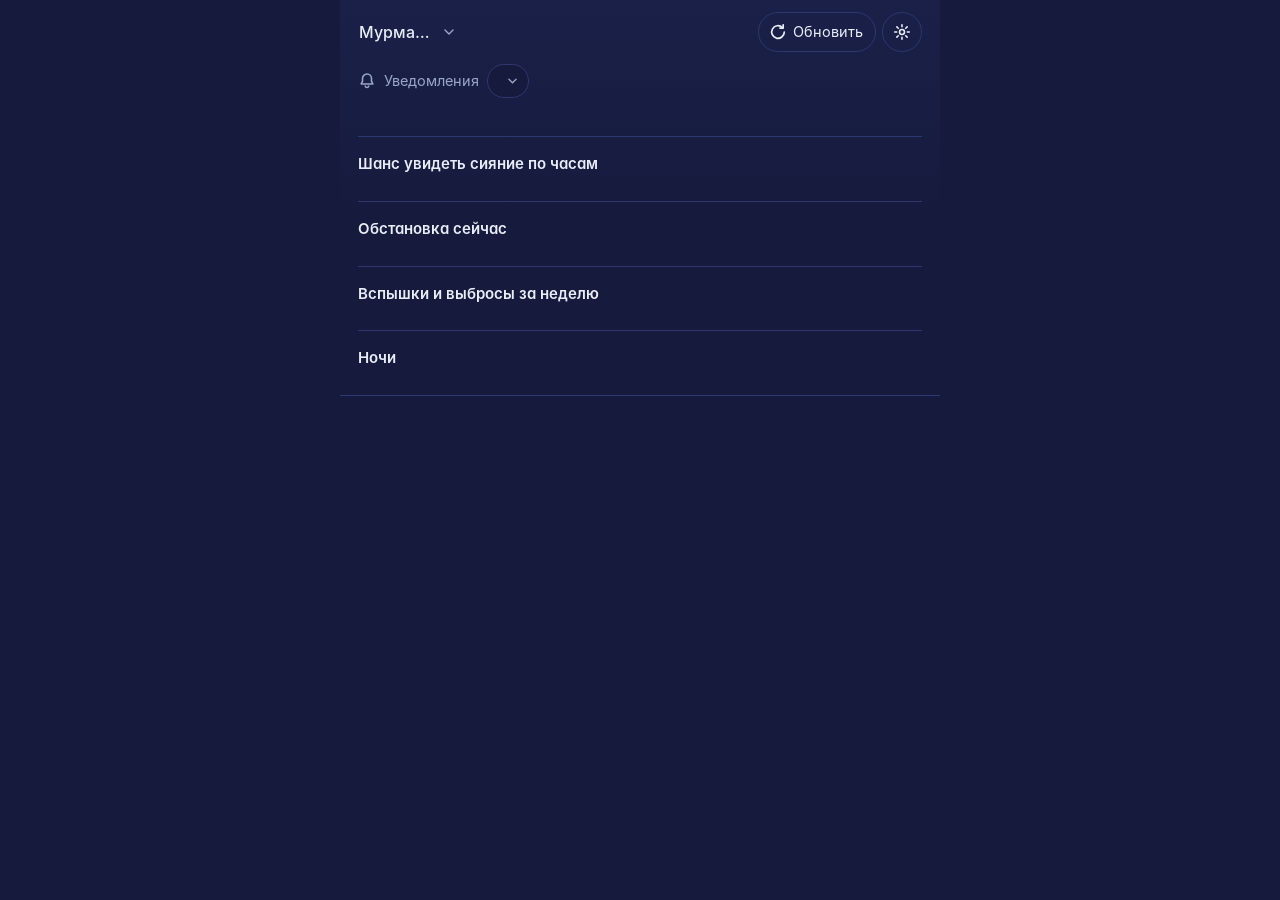
<file: app/src/main/assets/web/index.html>
<!doctype html>
<html lang="ru">
<head>
  <meta charset="utf-8">
  <meta name="viewport" content="width=device-width, initial-scale=1, viewport-fit=cover">
  <meta name="color-scheme" content="dark">
  <title>Сияние над Мурманском</title>
  <link rel="stylesheet" href="fonts/fonts.css">
  <link rel="stylesheet" href="app.css">
  <script src="shim.js"></script>
</head>
<body>
  <header class="top">
    <div class="place">
      <select id="place" class="place-select" aria-label="Место наблюдения" autocomplete="off"><option>Мурманск</option></select>
      <span id="updated" class="place-meta"></span>
    </div>
    <div class="top-actions">
      <button id="refresh" class="btn" type="button">
        <svg class="btn-icon" viewBox="0 0 16 16" aria-hidden="true"><path d="M13.6 8a5.6 5.6 0 1 1-1.64-3.96" fill="none" stroke="currentColor" stroke-width="1.5" stroke-linecap="round"/><path d="M12.6 1.6v2.9H9.7" fill="none" stroke="currentColor" stroke-width="1.5" stroke-linecap="round" stroke-linejoin="round"/></svg>
        <span class="btn-label">Обновить</span>
      </button>
      <button id="settings" class="icon-btn" type="button" title="Настройки" aria-label="Настройки">
        <svg viewBox="0 0 16 16" aria-hidden="true"><circle cx="8" cy="8" r="2.2" fill="none" stroke="currentColor" stroke-width="1.4"/><path d="M8 1.5v1.8M8 12.7v1.8M14.5 8h-1.8M3.3 8H1.5M12.6 3.4l-1.3 1.3M4.7 11.3l-1.3 1.3M12.6 12.6l-1.3-1.3M4.7 4.7 3.4 3.4" stroke="currentColor" stroke-width="1.4" stroke-linecap="round"/></svg>
      </button>
    </div>
  </header>

  <div id="mute" class="mute">
    <svg class="mute-icon mute-on" viewBox="0 0 16 16" aria-hidden="true"><path d="M8 1.8a4 4 0 0 0-4 4v2.6L2.8 10.6h10.4L12 8.4V5.8a4 4 0 0 0-4-4Z" fill="none" stroke="currentColor" stroke-width="1.4" stroke-linejoin="round"/><path d="M6.4 12.6a1.7 1.7 0 0 0 3.2 0" fill="none" stroke="currentColor" stroke-width="1.4" stroke-linecap="round"/></svg>
    <svg class="mute-icon mute-off" viewBox="0 0 16 16" aria-hidden="true"><path d="M8 1.8a4 4 0 0 0-4 4v2.6L2.8 10.6h10.4L12 8.4V5.8a4 4 0 0 0-4-4Z" fill="none" stroke="currentColor" stroke-width="1.4" stroke-linejoin="round"/><path d="M6.4 12.6a1.7 1.7 0 0 0 3.2 0" fill="none" stroke="currentColor" stroke-width="1.4" stroke-linecap="round"/><path d="M2.2 2.2l11.6 11.6" stroke="currentColor" stroke-width="1.4" stroke-linecap="round"/></svg>
    <label for="mute-select" class="mute-label">Уведомления</label>
    <select id="mute-select" class="mute-select" autocomplete="off"></select>
  </div>

  <div id="notice" class="notice" role="status" hidden></div>

  <main>
    <section id="hero" class="hero" aria-live="polite"></section>

    <section class="block" aria-labelledby="chart-title">
      <h2 id="chart-title" class="block-title">Шанс увидеть сияние по часам</h2>
      <div id="chart" class="chart"></div>
    </section>

    <section class="block" aria-labelledby="now-title">
      <h2 id="now-title" class="block-title">Обстановка сейчас</h2>
      <p id="now-status" class="now-status"></p>
      <dl id="readings" class="readings"></dl>
      <p id="ovation" class="note"></p>
    </section>

    <section class="block" aria-labelledby="events-title">
      <h2 id="events-title" class="block-title">Вспышки и выбросы за неделю</h2>
      <ol id="events" class="events"></ol>
    </section>

    <section class="block" aria-labelledby="nights-title">
      <h2 id="nights-title" class="block-title">Ночи</h2>
      <table id="nights" class="nights"></table>
    </section>
  </main>

  <footer id="footer" class="footer"></footer>

  <script type="module" src="app.js"></script>
</body>
</html>
</file>
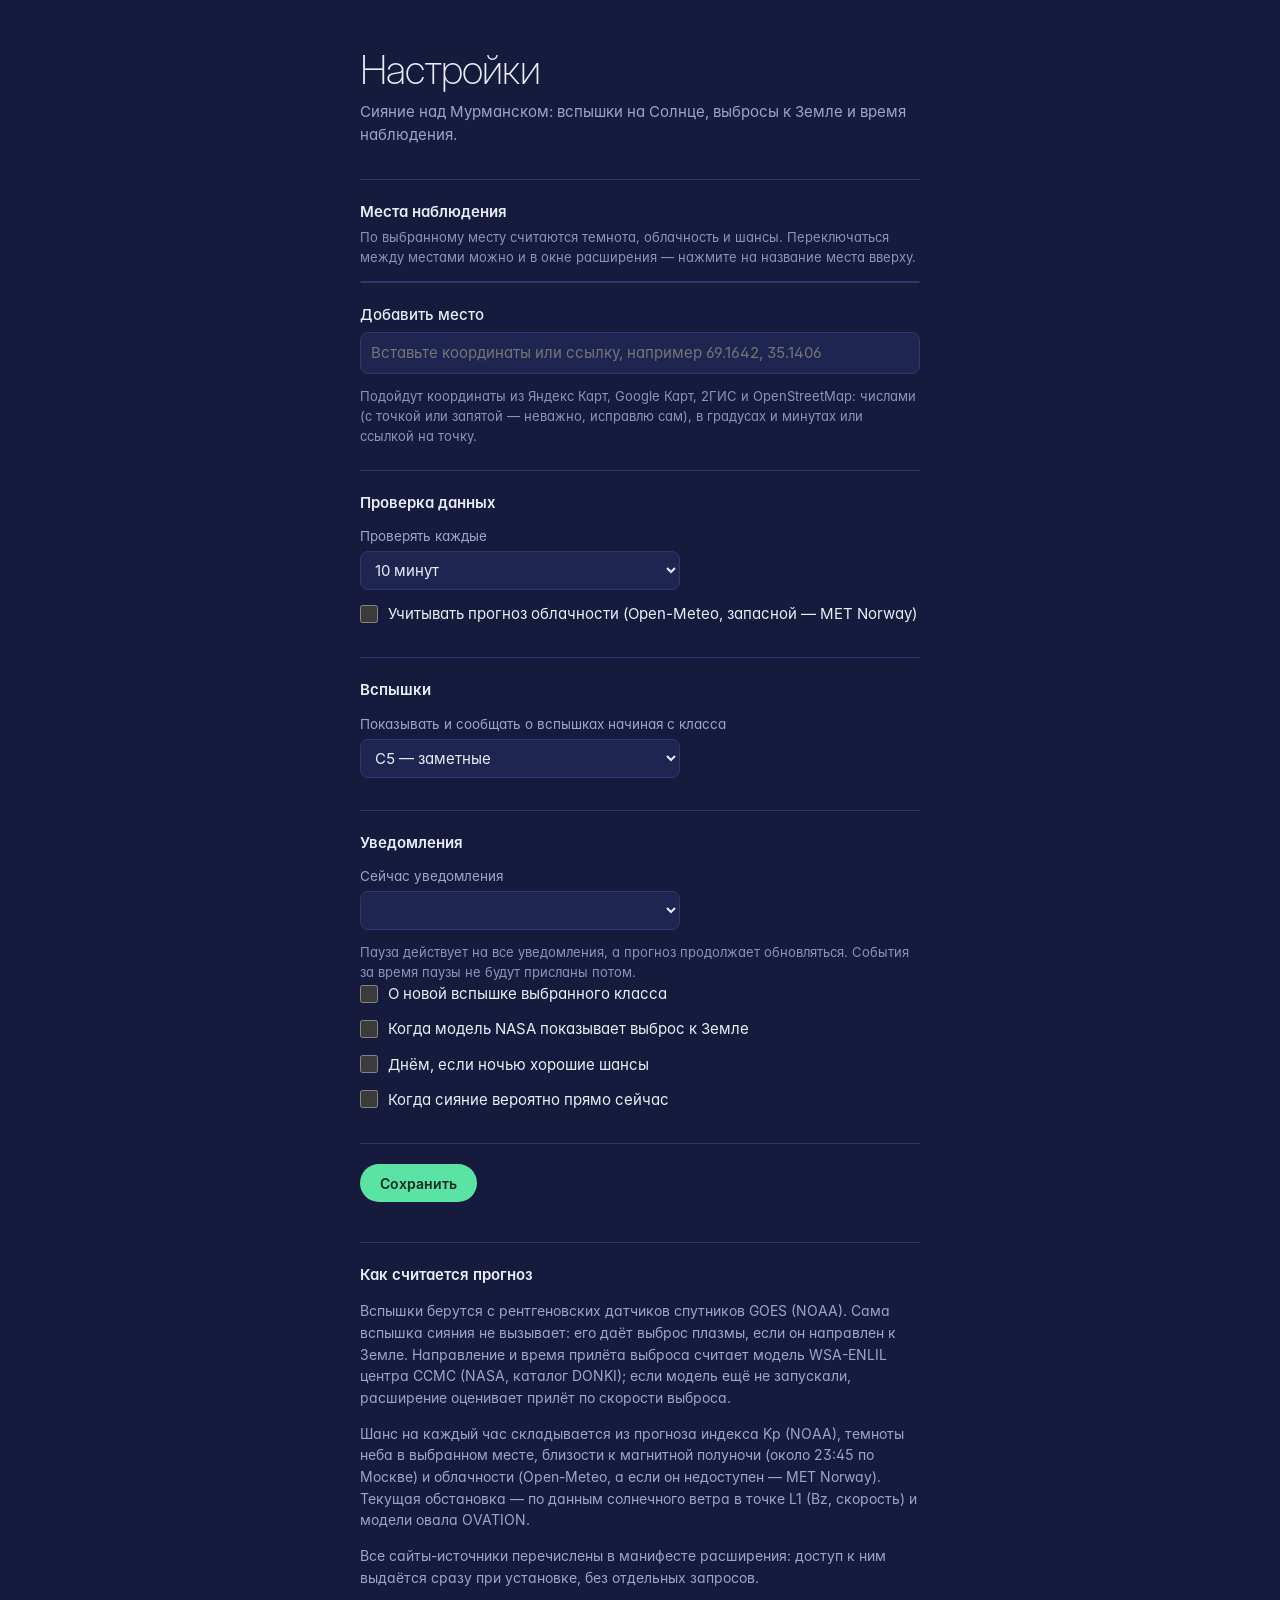
<file: extension/options.html>
<!doctype html>
<html lang="ru">
<head>
  <meta charset="utf-8">
  <meta name="viewport" content="width=device-width, initial-scale=1">
  <title>Настройки — Сияние над Мурманском</title>
  <link rel="stylesheet" href="fonts/fonts.css">
  <link rel="stylesheet" href="options.css">
</head>
<body>
  <main class="page">
    <h1>Настройки</h1>
    <p class="lead">Сияние над Мурманском: вспышки на Солнце, выбросы к Земле и время наблюдения.</p>

    <section id="places" class="places" aria-labelledby="places-title">
      <h2 id="places-title" class="section-title">Места наблюдения</h2>
      <p class="hint">По выбранному месту считаются темнота, облачность и шансы. Переключаться между местами можно и в окне расширения — нажмите на название места вверху.</p>
      <ul id="place-list" class="place-list"></ul>

      <div class="add-place">
        <label for="coords" class="add-label">Добавить место</label>
        <div class="coords-row">
          <input id="coords" type="text" autocomplete="off" spellcheck="false" placeholder="Вставьте координаты или ссылку, например 69.1642, 35.1406">
          <button id="coords-paste" class="btn btn-secondary btn-small" type="button" hidden>Вставить</button>
        </div>
        <p id="coords-result" class="coords-result" role="status" aria-live="polite"></p>
        <div id="name-step" class="name-step" hidden>
          <label for="place-name">Как назвать это место?</label>
          <div class="coords-row">
            <input id="place-name" type="text" maxlength="40" autocomplete="off" placeholder="Например, Териберка">
            <button id="place-save" class="btn btn-small" type="button">Сохранить место</button>
          </div>
          <button id="place-cancel" class="link cancel" type="button">Отмена</button>
        </div>
        <p class="hint">Подойдут координаты из Яндекс Карт, Google Карт, 2ГИС и OpenStreetMap: числами (с точкой или запятой — неважно, исправлю сам), в градусах и минутах или ссылкой на точку.</p>
      </div>
      <p id="places-status" class="saved places-status" role="status" aria-live="polite"></p>
    </section>

    <form id="form" novalidate>
      <fieldset>
        <legend>Проверка данных</legend>
        <label>Проверять каждые
          <select id="interval">
            <option value="10">10 минут</option>
            <option value="15">15 минут</option>
            <option value="30">30 минут</option>
            <option value="60">час</option>
            <option value="180">3 часа</option>
          </select>
        </label>
        <label class="check"><input id="clouds" type="checkbox"> Учитывать прогноз облачности (Open-Meteo, запасной — MET Norway)</label>
      </fieldset>

      <fieldset>
        <legend>Вспышки</legend>
        <label>Показывать и сообщать о вспышках начиная с класса
          <select id="flare-class">
            <option value="C5">C5 — заметные</option>
            <option value="M1">M1 — средние и сильные</option>
            <option value="M5">M5 — сильные</option>
            <option value="X1">X1 — только мощнейшие</option>
          </select>
        </label>
      </fieldset>

      <fieldset>
        <legend>Уведомления</legend>
        <label>Сейчас уведомления
          <select id="mute-select" autocomplete="off"></select>
        </label>
        <p id="mute-hint" class="hint mute-hint">Пауза действует на все уведомления, а прогноз продолжает обновляться. События за время паузы не будут присланы потом.</p>
        <label class="check"><input id="n-flares" type="checkbox"> О новой вспышке выбранного класса</label>
        <label class="check"><input id="n-arrivals" type="checkbox"> Когда модель NASA показывает выброс к Земле</label>
        <label class="check"><input id="n-night" type="checkbox"> Днём, если ночью хорошие шансы</label>
        <label class="check"><input id="n-now" type="checkbox"> Когда сияние вероятно прямо сейчас</label>
      </fieldset>

      <div class="actions">
        <button class="btn" type="submit">Сохранить</button>
        <span id="saved" class="saved" role="status" aria-live="polite"></span>
      </div>
    </form>

    <section class="about">
      <h2>Как считается прогноз</h2>
      <p>Вспышки берутся с рентгеновских датчиков спутников GOES (NOAA). Сама вспышка сияния не вызывает: его даёт выброс плазмы, если он направлен к Земле. Направление и время прилёта выброса считает модель WSA-ENLIL центра CCMC (NASA, каталог DONKI); если модель ещё не запускали, расширение оценивает прилёт по скорости выброса.</p>
      <p>Шанс на каждый час складывается из прогноза индекса Kp (NOAA), темноты неба в выбранном месте, близости к магнитной полуночи (около 23:45 по Москве) и облачности (Open-Meteo, а если он недоступен — MET Norway). Текущая обстановка — по данным солнечного ветра в точке L1 (Bz, скорость) и модели овала OVATION.</p>
      <p>Все сайты-источники перечислены в манифесте расширения: доступ к ним выдаётся сразу при установке, без отдельных запросов.</p>
    </section>
  </main>
  <script type="module" src="options.js"></script>
</body>
</html>
</file>
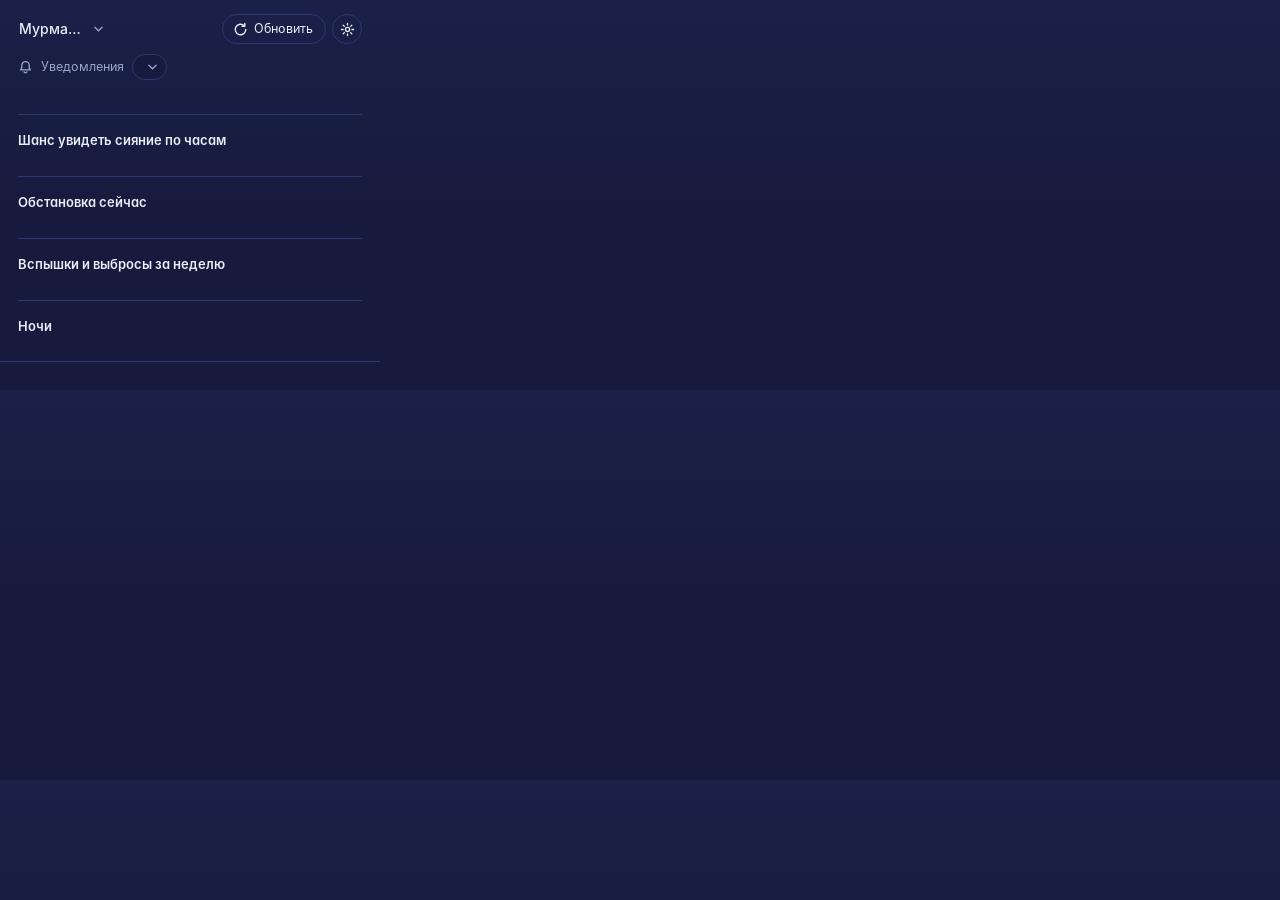
<file: extension/popup.html>
<!doctype html>
<html lang="ru">
<head>
  <meta charset="utf-8">
  <meta name="viewport" content="width=device-width, initial-scale=1">
  <title>Сияние над Мурманском</title>
  <link rel="stylesheet" href="fonts/fonts.css">
  <link rel="stylesheet" href="popup.css">
</head>
<body>
  <header class="top">
    <div class="place">
      <select id="place" class="place-select" aria-label="Место наблюдения" autocomplete="off"><option>Мурманск</option></select>
      <span id="updated" class="place-meta"></span>
    </div>
    <div class="top-actions">
      <button id="refresh" class="btn" type="button">
        <svg class="btn-icon" viewBox="0 0 16 16" aria-hidden="true"><path d="M13.6 8a5.6 5.6 0 1 1-1.64-3.96" fill="none" stroke="currentColor" stroke-width="1.5" stroke-linecap="round"/><path d="M12.6 1.6v2.9H9.7" fill="none" stroke="currentColor" stroke-width="1.5" stroke-linecap="round" stroke-linejoin="round"/></svg>
        <span class="btn-label">Обновить</span>
      </button>
      <button id="settings" class="icon-btn" type="button" title="Настройки" aria-label="Настройки">
        <svg viewBox="0 0 16 16" aria-hidden="true"><circle cx="8" cy="8" r="2.2" fill="none" stroke="currentColor" stroke-width="1.4"/><path d="M8 1.5v1.8M8 12.7v1.8M14.5 8h-1.8M3.3 8H1.5M12.6 3.4l-1.3 1.3M4.7 11.3l-1.3 1.3M12.6 12.6l-1.3-1.3M4.7 4.7 3.4 3.4" stroke="currentColor" stroke-width="1.4" stroke-linecap="round"/></svg>
      </button>
    </div>
  </header>

  <div id="mute" class="mute">
    <svg class="mute-icon mute-on" viewBox="0 0 16 16" aria-hidden="true"><path d="M8 1.8a4 4 0 0 0-4 4v2.6L2.8 10.6h10.4L12 8.4V5.8a4 4 0 0 0-4-4Z" fill="none" stroke="currentColor" stroke-width="1.4" stroke-linejoin="round"/><path d="M6.4 12.6a1.7 1.7 0 0 0 3.2 0" fill="none" stroke="currentColor" stroke-width="1.4" stroke-linecap="round"/></svg>
    <svg class="mute-icon mute-off" viewBox="0 0 16 16" aria-hidden="true"><path d="M8 1.8a4 4 0 0 0-4 4v2.6L2.8 10.6h10.4L12 8.4V5.8a4 4 0 0 0-4-4Z" fill="none" stroke="currentColor" stroke-width="1.4" stroke-linejoin="round"/><path d="M6.4 12.6a1.7 1.7 0 0 0 3.2 0" fill="none" stroke="currentColor" stroke-width="1.4" stroke-linecap="round"/><path d="M2.2 2.2l11.6 11.6" stroke="currentColor" stroke-width="1.4" stroke-linecap="round"/></svg>
    <label for="mute-select" class="mute-label">Уведомления</label>
    <select id="mute-select" class="mute-select" autocomplete="off"></select>
  </div>

  <main>
    <section id="hero" class="hero" aria-live="polite"></section>

    <section class="block" aria-labelledby="chart-title">
      <h2 id="chart-title" class="block-title">Шанс увидеть сияние по часам</h2>
      <div id="chart" class="chart"></div>
    </section>

    <section class="block" aria-labelledby="now-title">
      <h2 id="now-title" class="block-title">Обстановка сейчас</h2>
      <p id="now-status" class="now-status"></p>
      <dl id="readings" class="readings"></dl>
      <p id="ovation" class="note"></p>
    </section>

    <section class="block" aria-labelledby="events-title">
      <h2 id="events-title" class="block-title">Вспышки и выбросы за неделю</h2>
      <ol id="events" class="events"></ol>
    </section>

    <section class="block" aria-labelledby="nights-title">
      <h2 id="nights-title" class="block-title">Ночи</h2>
      <table id="nights" class="nights"></table>
    </section>
  </main>

  <footer id="footer" class="footer"></footer>

  <script type="module" src="popup.js"></script>
</body>
</html>
</file>
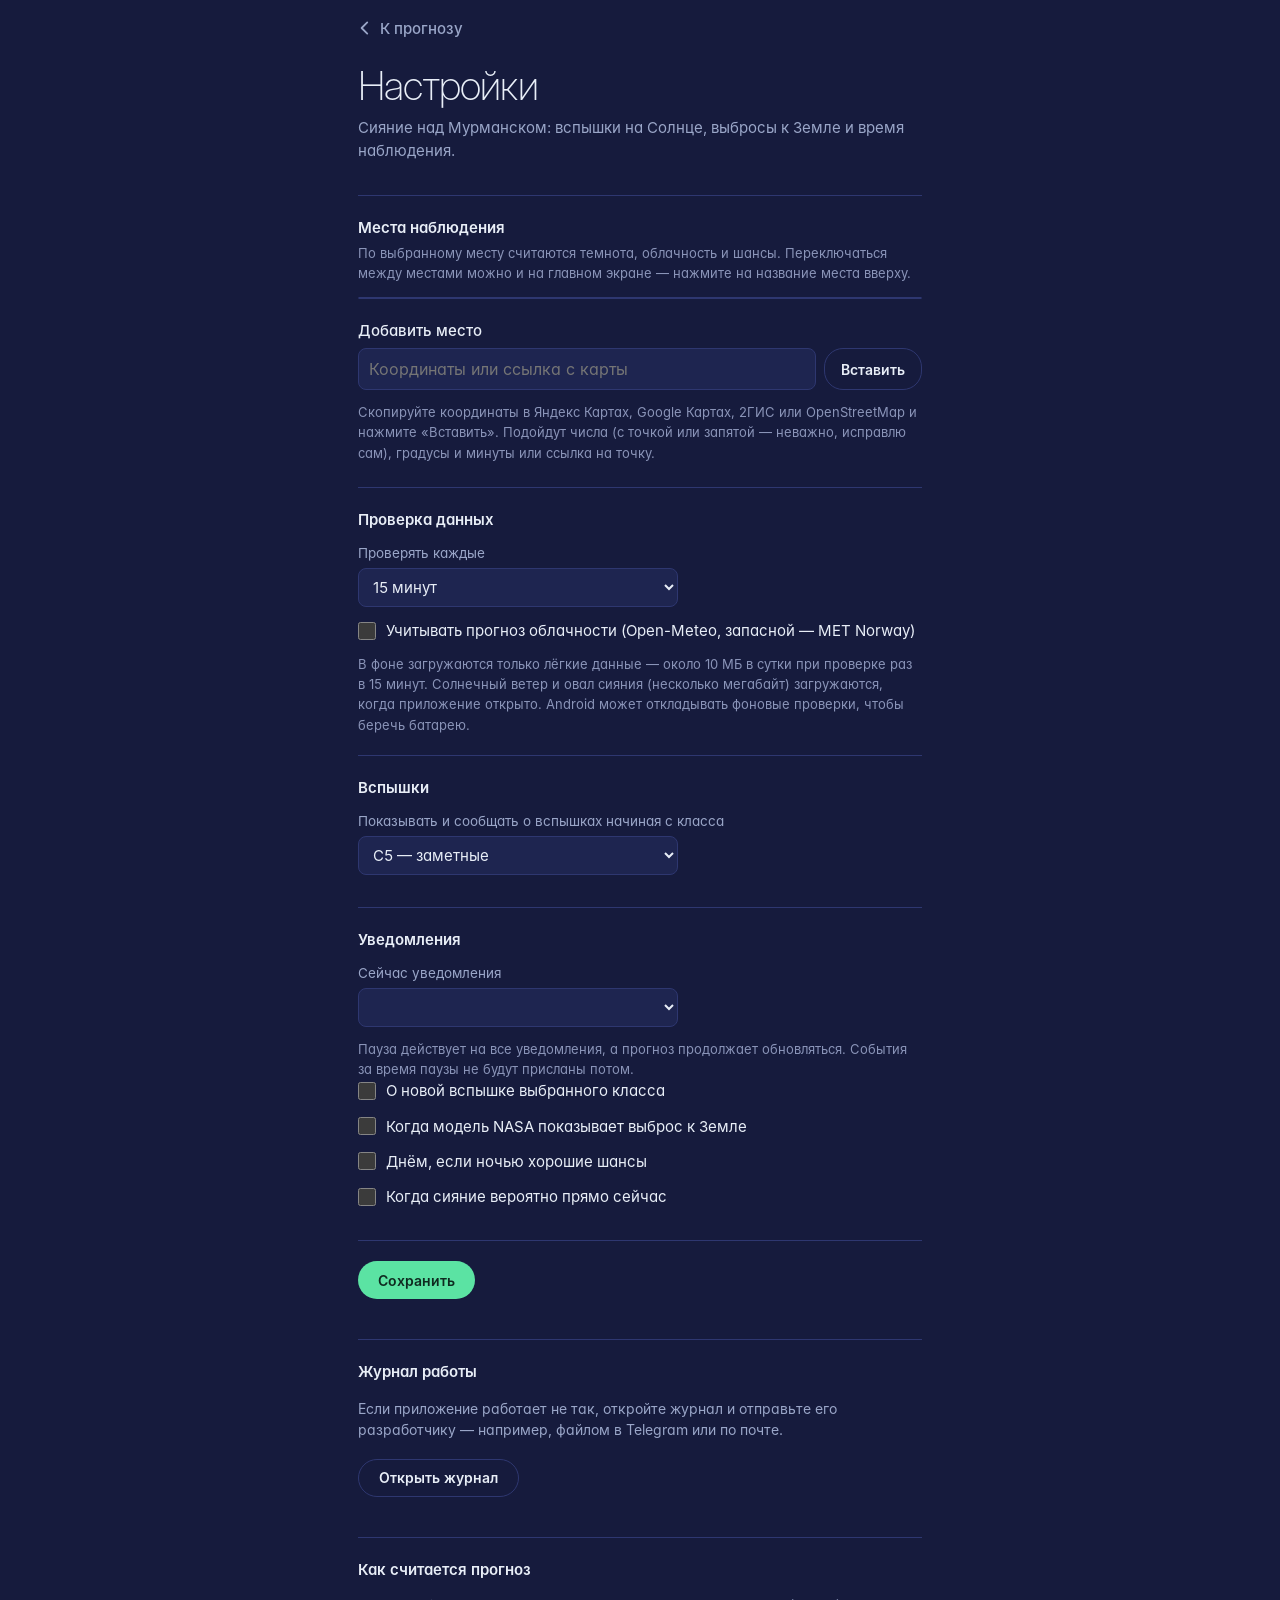
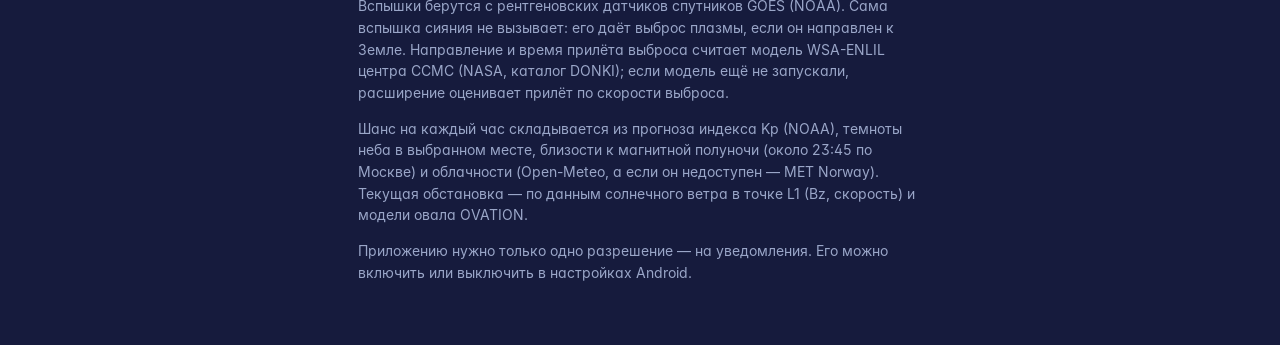
<file: app/src/main/assets/web/settings.html>
<!doctype html>
<html lang="ru">
<head>
  <meta charset="utf-8">
  <meta name="viewport" content="width=device-width, initial-scale=1">
  <meta name="color-scheme" content="dark">
  <title>Настройки</title>
  <link rel="stylesheet" href="fonts/fonts.css">
  <link rel="stylesheet" href="settings.css">
  <script src="shim.js"></script>
</head>
<body>
  <main class="page">
    <button id="back" class="back" type="button">
      <svg viewBox="0 0 16 16" aria-hidden="true"><path d="M10 3 5 8l5 5" fill="none" stroke="currentColor" stroke-width="1.6" stroke-linecap="round" stroke-linejoin="round"/></svg>
      К прогнозу
    </button>
    <h1>Настройки</h1>
    <p class="lead">Сияние над Мурманском: вспышки на Солнце, выбросы к Земле и время наблюдения.</p>

    <section id="places" class="places" aria-labelledby="places-title">
      <h2 id="places-title" class="section-title">Места наблюдения</h2>
      <p class="hint">По выбранному месту считаются темнота, облачность и шансы. Переключаться между местами можно и на главном экране — нажмите на название места вверху.</p>
      <ul id="place-list" class="place-list"></ul>

      <div class="add-place">
        <label for="coords" class="add-label">Добавить место</label>
        <div class="coords-row">
          <input id="coords" type="text" autocomplete="off" autocapitalize="off" spellcheck="false" placeholder="Координаты или ссылка с карты">
          <button id="coords-paste" class="btn btn-secondary btn-small" type="button">Вставить</button>
        </div>
        <p id="coords-result" class="coords-result" role="status" aria-live="polite"></p>
        <div id="name-step" class="name-step" hidden>
          <label for="place-name">Как назвать это место?</label>
          <input id="place-name" type="text" maxlength="40" autocomplete="off" enterkeyhint="done" placeholder="Например, Териберка">
          <div class="name-actions">
            <button id="place-save" class="btn" type="button">Сохранить место</button>
            <button id="place-cancel" class="link cancel" type="button">Отмена</button>
          </div>
        </div>
        <p class="hint">Скопируйте координаты в Яндекс Картах, Google Картах, 2ГИС или OpenStreetMap и нажмите «Вставить». Подойдут числа (с точкой или запятой — неважно, исправлю сам), градусы и минуты или ссылка на точку.</p>
      </div>
      <p id="places-status" class="saved places-status" role="status" aria-live="polite"></p>
    </section>

    <form id="form" novalidate>
      <fieldset>
        <legend>Проверка данных</legend>
        <label>Проверять каждые
          <select id="interval">
            <option value="15">15 минут</option>
            <option value="30">30 минут</option>
            <option value="60">час</option>
            <option value="180">3 часа</option>
          </select>
        </label>
        <label class="check"><input id="clouds" type="checkbox"> Учитывать прогноз облачности (Open-Meteo, запасной — MET Norway)</label>
        <p class="hint">В фоне загружаются только лёгкие данные — около 10 МБ в сутки при проверке раз в 15 минут. Солнечный ветер и овал сияния (несколько мегабайт) загружаются, когда приложение открыто. Android может откладывать фоновые проверки, чтобы беречь батарею.</p>
      </fieldset>

      <fieldset>
        <legend>Вспышки</legend>
        <label>Показывать и сообщать о вспышках начиная с класса
          <select id="flare-class">
            <option value="C5">C5 — заметные</option>
            <option value="M1">M1 — средние и сильные</option>
            <option value="M5">M5 — сильные</option>
            <option value="X1">X1 — только мощнейшие</option>
          </select>
        </label>
      </fieldset>

      <fieldset>
        <legend>Уведомления</legend>
        <label>Сейчас уведомления
          <select id="mute-select" autocomplete="off"></select>
        </label>
        <p id="mute-hint" class="hint mute-hint">Пауза действует на все уведомления, а прогноз продолжает обновляться. События за время паузы не будут присланы потом.</p>
        <label class="check"><input id="n-flares" type="checkbox"> О новой вспышке выбранного класса</label>
        <label class="check"><input id="n-arrivals" type="checkbox"> Когда модель NASA показывает выброс к Земле</label>
        <label class="check"><input id="n-night" type="checkbox"> Днём, если ночью хорошие шансы</label>
        <label class="check"><input id="n-now" type="checkbox"> Когда сияние вероятно прямо сейчас</label>
      </fieldset>

      <div class="actions">
        <button class="btn" type="submit">Сохранить</button>
        <span id="saved" class="saved" role="status" aria-live="polite"></span>
      </div>
    </form>

    <section class="about">
      <h2>Журнал работы</h2>
      <p>Если приложение работает не так, откройте журнал и отправьте его разработчику — например, файлом в Telegram или по почте.</p>
      <button id="open-logs" class="btn btn-secondary" type="button">Открыть журнал</button>
    </section>

    <section class="about">
      <h2>Как считается прогноз</h2>
      <p>Вспышки берутся с рентгеновских датчиков спутников GOES (NOAA). Сама вспышка сияния не вызывает: его даёт выброс плазмы, если он направлен к Земле. Направление и время прилёта выброса считает модель WSA-ENLIL центра CCMC (NASA, каталог DONKI); если модель ещё не запускали, расширение оценивает прилёт по скорости выброса.</p>
      <p>Шанс на каждый час складывается из прогноза индекса Kp (NOAA), темноты неба в выбранном месте, близости к магнитной полуночи (около 23:45 по Москве) и облачности (Open-Meteo, а если он недоступен — MET Norway). Текущая обстановка — по данным солнечного ветра в точке L1 (Bz, скорость) и модели овала OVATION.</p>
      <p>Приложению нужно только одно разрешение — на уведомления. Его можно включить или выключить в настройках Android.</p>
      <p id="version" class="hint"></p>
    </section>
  </main>
  <script type="module" src="settings.js"></script>
</body>
</html>
</file>
<file: app/src/main/assets/web/fonts/fonts.css>
@font-face {
  font-family: 'Inter';
  font-weight: 400;
  font-style: normal;
  font-display: swap;
  src: url('Inter-Regular.woff') format('woff');
}
@font-face {
  font-family: 'Inter';
  font-weight: 500;
  font-style: normal;
  font-display: swap;
  src: url('Inter-Medium.woff') format('woff');
}
@font-face {
  font-family: 'Inter';
  font-weight: 600;
  font-style: normal;
  font-display: swap;
  src: url('Inter-SemiBold.woff') format('woff');
}
@font-face {
  font-family: 'Inter Display';
  font-weight: 200;
  font-style: normal;
  font-display: swap;
  src: url('InterDisplay-ExtraLight.woff') format('woff');
}
@font-face {
  font-family: 'Inter Display';
  font-weight: 500;
  font-style: normal;
  font-display: swap;
  src: url('InterDisplay-Medium.woff') format('woff');
}
</file>
<file: app/src/main/assets/web/app.css>
:root {
  --night: #161b3d;
  --night-raised: #1e2550;
  --line: #2e3770;
  --frost: #e8eef7;
  --haze: #9aa6c8;
  --dim: #8a94b8;
  --aurora: #5be3a3;
  --violet: #b48cff;
  --sun: #f5b14c;
  --alert: #ff8a7a;
  --level-none: #6c7699;
  --level-low: #8a94b8;
  --level-medium: #7fa6ff;
  --level-good: #5be3a3;
  --level-high: #c6a6ff;

  --font: 'Inter', system-ui, -apple-system, 'Segoe UI', Roboto, sans-serif;
  --font-display: 'Inter Display', 'Inter', system-ui, sans-serif;

  color-scheme: dark;
}

* {
  box-sizing: border-box;
}

html,
body {
  margin: 0;
}

html {
  background: var(--night);
  -webkit-text-size-adjust: 100%;
}

body {
  max-width: 600px;
  min-height: 100vh;
  margin: 0 auto;
  -webkit-tap-highlight-color: transparent;
  overscroll-behavior-y: contain;
  background: linear-gradient(180deg, #1a2048 0, var(--night) 220px);
  background-color: var(--night);
  color: var(--frost);
  font: 400 15px/1.45 var(--font);
  font-feature-settings: 'cv11', 'ss01';
  -webkit-font-smoothing: antialiased;
}

button {
  font: inherit;
  color: inherit;
}

a {
  color: var(--frost);
  text-decoration-color: rgba(232, 238, 247, 0.35);
  text-underline-offset: 2px;
}

a:hover {
  text-decoration-color: var(--frost);
}

:focus-visible {
  outline: 2px solid var(--aurora);
  outline-offset: 2px;
  border-radius: 4px;
}

/* ───── Шапка ───── */

.top {
  display: flex;
  align-items: center;
  justify-content: space-between;
  gap: 12px;
  padding: 12px 18px 0;
}

.notice {
  display: flex;
  align-items: center;
  gap: 12px;
  margin: 12px 18px 0;
  padding: 10px 12px;
  border: 1px solid rgba(245, 177, 76, 0.45);
  border-radius: 10px;
  font-size: 14px;
}

.notice[hidden] {
  display: none;
}

.notice p {
  margin: 0;
  flex: 1;
}

.btn-small {
  height: 34px;
  padding: 0 14px;
  flex: none;
}

.place {
  display: flex;
  flex-direction: column;
  min-width: 0;
}

.place-select {
  max-width: 100%;
  min-width: 0;
  height: 32px;
  margin: 0 0 1px -6px;
  padding: 0 24px 0 6px;
  border: 1px solid transparent;
  border-radius: 8px;
  background: transparent url("data:image/svg+xml,%3Csvg xmlns='http://www.w3.org/2000/svg' viewBox='0 0 10 6'%3E%3Cpath d='M1 1l4 4 4-4' fill='none' stroke='%239aa6c8' stroke-width='1.4' stroke-linecap='round'/%3E%3C/svg%3E") no-repeat right 7px center / 10px 6px;
  color: var(--frost);
  font: 500 16px var(--font);
  text-overflow: ellipsis;
  appearance: none;
  -webkit-appearance: none;
}

.place-select:active {
  background-color: rgba(255, 255, 255, 0.08);
}

.place-select option {
  background: var(--night-raised);
  color: var(--frost);
  font-weight: 400;
}

.place-meta {
  color: var(--dim);
  font-size: 13px;
  font-variant-numeric: tabular-nums;
}

.top-actions {
  display: flex;
  gap: 6px;
}

.btn,
.icon-btn {
  display: inline-flex;
  align-items: center;
  gap: 6px;
  height: 40px;
  border: 1px solid var(--line);
  border-radius: 20px;
  background: transparent;
  cursor: pointer;
  transition: border-color 0.15s, background-color 0.15s;
}

.btn {
  padding: 0 12px 0 10px;
  font-size: 14.5px;
}

.icon-btn {
  width: 40px;
  justify-content: center;
  padding: 0;
}

.btn:hover,
.icon-btn:hover {
  border-color: var(--haze);
  background: rgba(255, 255, 255, 0.04);
}

.btn svg,
.icon-btn svg {
  width: 18px;
  height: 18px;
}

.btn:active,
.icon-btn:active {
  background: rgba(255, 255, 255, 0.08);
}

.btn[aria-busy='true'] {
  cursor: progress;
  color: var(--haze);
}

.btn[aria-busy='true'] .btn-icon {
  animation: spin 0.9s linear infinite;
}

@keyframes spin {
  to {
    transform: rotate(360deg);
  }
}

/* ───── Пауза уведомлений ───── */

.mute {
  display: flex;
  align-items: center;
  gap: 8px;
  margin: 12px 18px 0;
  color: var(--haze);
  font-size: 14.5px;
}

.mute-icon {
  width: 18px;
  height: 18px;
  flex: none;
}

.mute .mute-off,
.mute.is-muted .mute-on {
  display: none;
}

.mute.is-muted .mute-off {
  display: block;
  color: var(--sun);
}

.mute-select {
  min-width: 0;
  max-width: 100%;
  height: 34px;
  padding: 0 28px 0 12px;
  border: 1px solid var(--line);
  border-radius: 17px;
  background: var(--night) url("data:image/svg+xml,%3Csvg xmlns='http://www.w3.org/2000/svg' viewBox='0 0 10 6'%3E%3Cpath d='M1 1l4 4 4-4' fill='none' stroke='%239aa6c8' stroke-width='1.4' stroke-linecap='round'/%3E%3C/svg%3E") no-repeat right 11px center / 9px 6px;
  color: var(--frost);
  font: inherit;
  appearance: none;
  -webkit-appearance: none;
  cursor: pointer;
}

.mute.is-muted .mute-select {
  border-color: rgba(245, 177, 76, 0.55);
}

.mute-select:hover {
  border-color: var(--haze);
}

.mute-select option {
  background: var(--night-raised);
  color: var(--frost);
}

/* ───── Главное: окно наблюдения ───── */

main {
  padding: 0 18px;
}

.hero {
  padding: 18px 0 20px;
}

.hero-kicker {
  margin: 0;
  color: var(--haze);
  font-size: 15px;
}

.hero-when {
  margin: 2px 0 0;
  font-size: 17px;
  font-weight: 500;
}

.hero-time {
  margin: 4px 0 12px;
  font: 200 clamp(44px, 14vw, 64px)/1 var(--font-display);
  letter-spacing: -0.02em;
  font-variant-numeric: tabular-nums;
  white-space: nowrap;
}

.hero-time.is-word {
  font-size: clamp(38px, 12vw, 54px);
}

.hero-facts {
  display: flex;
  flex-wrap: wrap;
  gap: 6px;
  margin: 0;
  padding: 0;
  list-style: none;
}

.fact {
  padding: 3px 9px;
  border: 1px solid var(--line);
  border-radius: 12px;
  color: var(--haze);
  font-size: 14px;
  font-variant-numeric: tabular-nums;
}

.fact-level {
  display: inline-flex;
  align-items: center;
  gap: 6px;
  color: var(--frost);
  border-color: transparent;
  background: var(--night-raised);
}

.dot {
  width: 8px;
  height: 8px;
  border-radius: 50%;
  flex: none;
  background: var(--level-none);
}

.level-low .dot,
.dot.level-low {
  background: var(--level-low);
}
.level-medium .dot,
.dot.level-medium {
  background: var(--level-medium);
}
.level-good .dot,
.dot.level-good {
  background: var(--level-good);
}
.level-high .dot,
.dot.level-high {
  background: var(--level-high);
  box-shadow: 0 0 0 3px rgba(198, 166, 255, 0.18);
}

.hero-reason {
  margin: 12px 0 0;
  max-width: 34em;
  color: var(--haze);
}

.hero-reason strong {
  color: var(--frost);
  font-weight: 500;
}

/* ───── Блоки ───── */

.block {
  padding: 16px 0;
  border-top: 1px solid var(--line);
}

.block-title {
  margin: 0 0 10px;
  font-size: 15px;
  font-weight: 600;
}

.note {
  margin: 8px 0 0;
  color: var(--dim);
  font-size: 14px;
}

.note:empty {
  display: none;
}

/* ───── Шкала по часам ───── */

.chart {
  position: relative;
}

.chart svg {
  display: block;
  width: 100%;
  height: auto;
  overflow: visible;
  touch-action: pan-y;
  user-select: none;
  -webkit-user-select: none;
}

.chart:focus-visible {
  outline-offset: 4px;
}

.chart-day {
  fill: rgba(154, 166, 200, 0.1);
}

.chart-base {
  stroke: var(--line);
  stroke-width: 1;
}

.chart-grid {
  stroke: var(--line);
  stroke-width: 1;
  stroke-dasharray: 2 3;
}

.chart-bar {
  fill: url(#aurora-gradient);
}

.chart-bar.is-guess {
  fill: rgba(91, 227, 163, 0.35);
}

.chart-hit {
  fill: transparent;
  cursor: crosshair;
}

.chart-cme {
  stroke: var(--sun);
  stroke-width: 2;
  stroke-linecap: round;
}

.chart-label,
.chart-axis {
  fill: var(--dim);
  font: 400 12px var(--font);
}

.chart-label-sun {
  fill: var(--sun);
}

.chart-now {
  stroke: var(--frost);
  stroke-width: 1;
}

.chart-sel {
  fill: rgba(232, 238, 247, 0.08);
}

.chart-tip {
  position: absolute;
  top: -6px;
  z-index: 2;
  min-width: 132px;
  padding: 7px 9px;
  border: 1px solid var(--line);
  border-radius: 8px;
  background: var(--night-raised);
  box-shadow: 0 6px 18px rgba(5, 8, 25, 0.55);
  font-size: 14px;
  line-height: 1.4;
  pointer-events: none;
  transform: translate(-50%, -100%);
  font-variant-numeric: tabular-nums;
}

.chart-tip[hidden] {
  display: none;
}

.chart-tip b {
  display: block;
  font-weight: 500;
}

.chart-tip span {
  color: var(--haze);
}

.chart-legend {
  display: flex;
  flex-wrap: wrap;
  gap: 4px 14px;
  margin: 8px 0 0;
  padding: 0;
  list-style: none;
  color: var(--dim);
  font-size: 13px;
}

.chart-legend li {
  display: inline-flex;
  align-items: center;
  gap: 6px;
}

.swatch {
  width: 10px;
  height: 10px;
  border-radius: 2px;
}

.swatch-day {
  background: rgba(154, 166, 200, 0.28);
}

.swatch-cme {
  height: 2px;
  background: var(--sun);
}

.swatch-guess {
  background: rgba(91, 227, 163, 0.35);
}

.swatch-bar {
  background: linear-gradient(180deg, var(--violet), var(--aurora));
}

/* ───── Сейчас ───── */

.now-status {
  margin: -2px 0 12px;
  color: var(--haze);
}

.readings {
  display: grid;
  grid-template-columns: repeat(4, 1fr);
  gap: 10px;
  margin: 0;
}

.reading {
  min-width: 0;
}

.reading dt {
  color: var(--dim);
  font-size: 13px;
}

.reading dd {
  margin: 1px 0 0;
}

.reading-value {
  display: block;
  font: 500 22px/1.2 var(--font-display);
  font-variant-numeric: tabular-nums;
  white-space: nowrap;
}

.reading-unit {
  margin-left: 2px;
  color: var(--haze);
  font: 400 12.5px var(--font);
}

.reading-hint {
  display: block;
  margin-top: 2px;
  color: var(--haze);
  font-size: 13px;
  line-height: 1.3;
}

.reading-hint.is-good {
  color: var(--aurora);
}

/* ───── События ───── */

.events {
  margin: 0;
  padding: 0;
  list-style: none;
}

.event {
  display: grid;
  grid-template-columns: 56px 1fr;
  gap: 10px;
  padding: 10px 0;
}

.event + .event {
  border-top: 1px dashed var(--line);
}

.event-class {
  font: 500 19.5px/1.2 var(--font-display);
  color: var(--sun);
  font-variant-numeric: tabular-nums;
}

.event-class.is-x {
  color: #ffcf7a;
}

.event-class.is-c,
.event-class.is-cme {
  color: var(--haze);
  font-size: 15px;
  padding-top: 3px;
}

.event-when {
  margin: 0;
  color: var(--dim);
  font-size: 14px;
}

.event-status {
  display: flex;
  gap: 7px;
  margin: 3px 0 0;
}

.event-status .dot {
  margin-top: 5px;
}

.dot.st-hit {
  background: var(--aurora);
}
.dot.st-glancing,
.dot.st-minor {
  background: transparent;
  box-shadow: inset 0 0 0 2px var(--aurora);
}
.dot.st-pending,
.dot.st-unknown {
  background: var(--sun);
}
.dot.st-miss,
.dot.st-none {
  background: var(--level-none);
}
.dot.st-arrived {
  background: var(--violet);
}

.event-watch {
  margin: 6px 0 0;
  padding: 6px 9px;
  border-radius: 6px;
  background: var(--night-raised);
  font-size: 14.5px;
}

.event-watch b {
  font-weight: 500;
}

.event-source {
  margin: 4px 0 0;
  color: var(--dim);
  font-size: 13px;
}

.events-empty {
  margin: 0;
  color: var(--haze);
}

/* ───── Ночи ───── */

.nights {
  width: 100%;
  table-layout: fixed;
  border-collapse: collapse;
  font-variant-numeric: tabular-nums;
}

.nights th {
  padding: 0 0 6px;
  color: var(--dim);
  font-size: 13px;
  font-weight: 400;
  text-align: left;
}

.nights td {
  padding: 6px 0;
  border-top: 1px solid var(--line);
  vertical-align: top;
  white-space: nowrap;
}

.nights th:not(:first-child),
.nights td:not(:first-child) {
  padding-left: 8px;
}

.nights .num {
  width: 56px;
  text-align: right;
}

.nights th:first-child {
  width: 34%;
}

.nights th:nth-child(2) {
  width: 31%;
}

.nights .chance {
  display: inline-flex;
  align-items: center;
  gap: 6px;
}

.nights .sub {
  display: block;
  color: var(--dim);
  font-size: 12.5px;
}

/* ───── Подвал ───── */

.footer {
  padding: 14px 18px 24px;
  border-top: 1px solid var(--line);
  color: var(--dim);
  font-size: 13px;
}

.sources {
  display: flex;
  flex-wrap: wrap;
  gap: 4px 14px;
  margin: 0;
  padding: 0;
  list-style: none;
}

.sources li {
  display: inline-flex;
  align-items: center;
  gap: 6px;
}

.src-ok {
  background: var(--aurora);
}

.src-err {
  background: var(--alert);
}

.errors {
  margin: 6px 0 0;
  color: var(--alert);
}

.footer-note {
  margin: 8px 0 0;
}

/* ───── Пустые и аварийные состояния ───── */

.loading {
  padding: 28px 0;
  color: var(--haze);
}

.problem {
  margin: 0;
  padding: 10px 12px;
  border: 1px solid rgba(255, 138, 122, 0.4);
  border-radius: 8px;
  color: var(--frost);
}

.link-btn {
  margin-top: 10px;
  padding: 6px 0;
  border: 0;
  background: none;
  color: var(--haze);
  font: inherit;
  text-decoration: underline;
  text-decoration-color: rgba(154, 166, 200, 0.4);
  text-underline-offset: 3px;
  cursor: pointer;
}

@media (prefers-reduced-motion: reduce) {
  *,
  *::before,
  *::after {
    animation: none !important;
    transition: none !important;
  }
}
</file>
<file: extension/fonts/fonts.css>
@font-face {
  font-family: 'Inter';
  font-weight: 400;
  font-style: normal;
  font-display: swap;
  src: url('Inter-Regular.woff') format('woff');
}
@font-face {
  font-family: 'Inter';
  font-weight: 500;
  font-style: normal;
  font-display: swap;
  src: url('Inter-Medium.woff') format('woff');
}
@font-face {
  font-family: 'Inter';
  font-weight: 600;
  font-style: normal;
  font-display: swap;
  src: url('Inter-SemiBold.woff') format('woff');
}
@font-face {
  font-family: 'Inter Display';
  font-weight: 200;
  font-style: normal;
  font-display: swap;
  src: url('InterDisplay-ExtraLight.woff') format('woff');
}
@font-face {
  font-family: 'Inter Display';
  font-weight: 500;
  font-style: normal;
  font-display: swap;
  src: url('InterDisplay-Medium.woff') format('woff');
}
</file>
<file: extension/options.css>
:root {
  --night: #161b3d;
  --night-raised: #1e2550;
  --line: #2e3770;
  --frost: #e8eef7;
  --haze: #9aa6c8;
  --dim: #8a94b8;
  --aurora: #5be3a3;
  --alert: #ff8a7a;
  --font: 'Inter', system-ui, -apple-system, 'Segoe UI', Roboto, sans-serif;
  --font-display: 'Inter Display', 'Inter', system-ui, sans-serif;
  color-scheme: dark;
}

* {
  box-sizing: border-box;
}

body {
  margin: 0;
  background: var(--night);
  color: var(--frost);
  font: 400 15px/1.55 var(--font);
  font-feature-settings: 'cv11', 'ss01';
  -webkit-font-smoothing: antialiased;
}

.page {
  max-width: 600px;
  margin: 0 auto;
  padding: 48px 20px 64px;
}

h1 {
  margin: 0;
  font: 200 40px/1.1 var(--font-display);
  letter-spacing: -0.02em;
}

.lead {
  margin: 8px 0 32px;
  color: var(--haze);
}

fieldset {
  margin: 0;
  padding: 20px 0;
  border: 0;
  border-top: 1px solid var(--line);
}

legend {
  float: left;
  width: 100%;
  margin-bottom: 12px;
  padding: 0;
  font-weight: 600;
}

fieldset > :not(legend) {
  clear: both;
}

label {
  display: block;
  margin: 0 0 12px;
  color: var(--haze);
  font-size: 13.5px;
}

input[type='text'],
input[type='number'],
select {
  display: block;
  width: 100%;
  margin-top: 4px;
  padding: 8px 10px;
  border: 1px solid var(--line);
  border-radius: 8px;
  background: var(--night-raised);
  color: var(--frost);
  font: inherit;
  font-size: 15px;
}

select {
  max-width: 320px;
}

input:focus-visible,
select:focus-visible,
button:focus-visible {
  outline: 2px solid var(--aurora);
  outline-offset: 2px;
}

input[aria-invalid='true'] {
  border-color: var(--alert);
}

.mute-hint {
  margin: -4px 0 14px;
}

.check {
  display: flex;
  align-items: center;
  gap: 10px;
  color: var(--frost);
  font-size: 15px;
}

.check input {
  width: 18px;
  height: 18px;
  margin: 0;
  accent-color: var(--aurora);
}

.hint {
  margin: 0;
  color: var(--dim);
  font-size: 13px;
}

.link {
  padding: 0;
  border: 0;
  background: none;
  color: var(--frost);
  font: inherit;
  text-decoration: underline;
  text-decoration-color: rgba(232, 238, 247, 0.4);
  text-underline-offset: 2px;
  cursor: pointer;
}

.actions {
  display: flex;
  align-items: center;
  gap: 14px;
  padding-top: 20px;
  border-top: 1px solid var(--line);
}

.btn {
  height: 38px;
  padding: 0 20px;
  border: 0;
  border-radius: 19px;
  background: var(--aurora);
  color: #0f2a20;
  font: 600 14px var(--font);
  cursor: pointer;
}

.btn:hover {
  filter: brightness(1.08);
}

.saved {
  color: var(--haze);
  font-size: 13.5px;
}

.saved.is-error {
  color: var(--alert);
}

.about {
  margin-top: 40px;
  padding-top: 20px;
  border-top: 1px solid var(--line);
  color: var(--haze);
  font-size: 14px;
}

.about h2 {
  margin: 0 0 8px;
  color: var(--frost);
  font-size: 15px;
  font-weight: 600;
}

.about p {
  max-width: 62ch;
}

/* ───── Места наблюдения ───── */

.places {
  padding: 20px 0 24px;
  border-top: 1px solid var(--line);
}

.section-title {
  margin: 0 0 4px;
  font-size: 15px;
  font-weight: 600;
}

.place-list {
  margin: 14px 0 20px;
  padding: 0;
  border: 1px solid var(--line);
  border-radius: 12px;
  list-style: none;
  overflow: hidden;
}

.place-item {
  display: flex;
  align-items: center;
  gap: 2px;
  padding-right: 6px;
}

.place-item + .place-item {
  border-top: 1px solid var(--line);
}

.place-item.is-active {
  background: rgba(91, 227, 163, 0.06);
}

.place-pick {
  display: flex;
  flex: 1;
  align-items: center;
  gap: 12px;
  min-width: 0;
  min-height: 56px;
  padding: 9px 8px 9px 14px;
  border: 0;
  background: none;
  color: var(--frost);
  font: inherit;
  text-align: left;
  cursor: pointer;
}

.place-radio {
  flex: none;
  width: 18px;
  height: 18px;
  border: 1.5px solid var(--haze);
  border-radius: 50%;
}

.is-active .place-radio {
  border-color: var(--aurora);
  background: var(--aurora);
  box-shadow: inset 0 0 0 3.5px var(--night);
}

.place-text {
  display: flex;
  flex: 1;
  flex-direction: column;
  min-width: 0;
}

.place-title {
  overflow: hidden;
  font-weight: 500;
  white-space: nowrap;
  text-overflow: ellipsis;
}

.place-coords {
  color: var(--dim);
  font-size: 12.5px;
  font-variant-numeric: tabular-nums;
}

.place-badge {
  flex: none;
  padding: 1px 9px;
  border: 1px solid rgba(91, 227, 163, 0.4);
  border-radius: 11px;
  color: var(--aurora);
  font-size: 12px;
}

.place-item .icon-btn {
  display: inline-flex;
  flex: none;
  align-items: center;
  justify-content: center;
  width: 36px;
  height: 36px;
  padding: 0;
  border: 0;
  border-radius: 18px;
  background: none;
  color: var(--haze);
  cursor: pointer;
}

.place-item .icon-btn:hover {
  background: rgba(255, 255, 255, 0.06);
  color: var(--frost);
}

.place-item .icon-btn svg {
  width: 16px;
  height: 16px;
}

.place-item.is-editing {
  gap: 10px;
  padding: 9px 12px;
}

.place-item.is-editing input {
  flex: 1;
  min-width: 0;
  margin: 0;
}

.add-label {
  margin: 0 0 6px;
  color: var(--frost);
  font-size: 15px;
  font-weight: 500;
}

.coords-row {
  display: flex;
  align-items: center;
  gap: 8px;
}

.coords-row input {
  flex: 1;
  min-width: 0;
  margin: 0;
}

.btn-small {
  flex: none;
  height: 40px;
  padding: 0 16px;
}

.btn-secondary {
  border: 1px solid var(--line);
  background: transparent;
  color: var(--frost);
}

.btn-secondary[hidden] {
  display: none;
}

.coords-result {
  margin: 8px 0 0;
  font-size: 13.5px;
}

.coords-result:empty {
  display: none;
}

.coords-result.is-error {
  color: var(--alert);
}

.coords-result.is-soft {
  color: var(--dim);
}

.coords-ok {
  color: var(--aurora);
  font-variant-numeric: tabular-nums;
}

.coords-note {
  display: block;
  margin-top: 2px;
  color: var(--haze);
  font-size: 13px;
}

.name-step {
  margin-top: 16px;
}

.name-step[hidden] {
  display: none;
}

.name-step label {
  margin: 0 0 6px;
  color: var(--frost);
}

.cancel {
  margin-top: 8px;
  color: var(--haze);
  font-size: 13.5px;
}

.add-place .hint {
  margin-top: 12px;
}

.places-status {
  display: block;
  margin: 14px 0 0;
}

.places-status:empty {
  display: none;
}

@media (max-width: 420px) {
  .place-badge {
    display: none;
  }
}
</file>
<file: extension/popup.css>
:root {
  --night: #161b3d;
  --night-raised: #1e2550;
  --line: #2e3770;
  --frost: #e8eef7;
  --haze: #9aa6c8;
  --dim: #8a94b8;
  --aurora: #5be3a3;
  --violet: #b48cff;
  --sun: #f5b14c;
  --alert: #ff8a7a;
  --level-none: #6c7699;
  --level-low: #8a94b8;
  --level-medium: #7fa6ff;
  --level-good: #5be3a3;
  --level-high: #c6a6ff;

  --font: 'Inter', system-ui, -apple-system, 'Segoe UI', Roboto, sans-serif;
  --font-display: 'Inter Display', 'Inter', system-ui, sans-serif;

  color-scheme: dark;
}

* {
  box-sizing: border-box;
}

html,
body {
  margin: 0;
}

body {
  width: 380px;
  min-height: 300px;
  background: linear-gradient(180deg, #1a2048 0, var(--night) 220px);
  background-color: var(--night);
  color: var(--frost);
  font: 400 13px/1.45 var(--font);
  font-feature-settings: 'cv11', 'ss01';
  -webkit-font-smoothing: antialiased;
}

button {
  font: inherit;
  color: inherit;
}

a {
  color: var(--frost);
  text-decoration-color: rgba(232, 238, 247, 0.35);
  text-underline-offset: 2px;
}

a:hover {
  text-decoration-color: var(--frost);
}

:focus-visible {
  outline: 2px solid var(--aurora);
  outline-offset: 2px;
  border-radius: 4px;
}

/* ───── Шапка ───── */

.top {
  display: flex;
  align-items: center;
  justify-content: space-between;
  gap: 12px;
  padding: 14px 18px 0;
}

.place {
  display: flex;
  flex-direction: column;
  min-width: 0;
}

.place-select {
  max-width: 100%;
  min-width: 0;
  height: 24px;
  margin: 0 0 1px -4px;
  padding: 0 20px 0 4px;
  border: 1px solid transparent;
  border-radius: 6px;
  background: transparent url("data:image/svg+xml,%3Csvg xmlns='http://www.w3.org/2000/svg' viewBox='0 0 10 6'%3E%3Cpath d='M1 1l4 4 4-4' fill='none' stroke='%239aa6c8' stroke-width='1.4' stroke-linecap='round'/%3E%3C/svg%3E") no-repeat right 5px center / 9px 6px;
  color: var(--frost);
  font: 500 14px var(--font);
  text-overflow: ellipsis;
  appearance: none;
  -webkit-appearance: none;
  cursor: pointer;
}

.place-select:hover {
  border-color: var(--line);
}

.place-select:focus-visible {
  outline: 2px solid var(--aurora);
  outline-offset: 1px;
}

.place-select option {
  background: var(--night-raised);
  color: var(--frost);
  font-weight: 400;
}

.place-meta {
  color: var(--dim);
  font-size: 11.5px;
  font-variant-numeric: tabular-nums;
}

.top-actions {
  display: flex;
  gap: 6px;
}

.btn,
.icon-btn {
  display: inline-flex;
  align-items: center;
  gap: 6px;
  height: 30px;
  border: 1px solid var(--line);
  border-radius: 15px;
  background: transparent;
  cursor: pointer;
  transition: border-color 0.15s, background-color 0.15s;
}

.btn {
  padding: 0 12px 0 10px;
  font-size: 12.5px;
}

.icon-btn {
  width: 30px;
  justify-content: center;
  padding: 0;
}

.btn:hover,
.icon-btn:hover {
  border-color: var(--haze);
  background: rgba(255, 255, 255, 0.04);
}

.btn svg,
.icon-btn svg {
  width: 15px;
  height: 15px;
}

.btn[aria-busy='true'] {
  cursor: progress;
  color: var(--haze);
}

.btn[aria-busy='true'] .btn-icon {
  animation: spin 0.9s linear infinite;
}

@keyframes spin {
  to {
    transform: rotate(360deg);
  }
}

/* ───── Пауза уведомлений ───── */

.mute {
  display: flex;
  align-items: center;
  gap: 8px;
  margin: 10px 18px 0;
  color: var(--haze);
  font-size: 12.5px;
}

.mute-icon {
  width: 15px;
  height: 15px;
  flex: none;
}

.mute .mute-off,
.mute.is-muted .mute-on {
  display: none;
}

.mute.is-muted .mute-off {
  display: block;
  color: var(--sun);
}

.mute-select {
  min-width: 0;
  max-width: 100%;
  height: 26px;
  padding: 0 24px 0 9px;
  border: 1px solid var(--line);
  border-radius: 13px;
  background: var(--night) url("data:image/svg+xml,%3Csvg xmlns='http://www.w3.org/2000/svg' viewBox='0 0 10 6'%3E%3Cpath d='M1 1l4 4 4-4' fill='none' stroke='%239aa6c8' stroke-width='1.4' stroke-linecap='round'/%3E%3C/svg%3E") no-repeat right 9px center / 9px 6px;
  color: var(--frost);
  font: inherit;
  appearance: none;
  -webkit-appearance: none;
  cursor: pointer;
}

.mute.is-muted .mute-select {
  border-color: rgba(245, 177, 76, 0.55);
}

.mute-select:hover {
  border-color: var(--haze);
}

.mute-select option {
  background: var(--night-raised);
  color: var(--frost);
}

/* ───── Главное: окно наблюдения ───── */

main {
  padding: 0 18px;
}

.hero {
  padding: 14px 0 20px;
}

.hero-kicker {
  margin: 0;
  color: var(--haze);
  font-size: 13px;
}

.hero-when {
  margin: 2px 0 0;
  font-size: 15px;
  font-weight: 500;
}

.hero-time {
  margin: 4px 0 10px;
  font: 200 46px/1 var(--font-display);
  letter-spacing: -0.02em;
  font-variant-numeric: tabular-nums;
  white-space: nowrap;
}

.hero-time.is-word {
  font-size: 40px;
}

.hero-facts {
  display: flex;
  flex-wrap: wrap;
  gap: 6px;
  margin: 0;
  padding: 0;
  list-style: none;
}

.fact {
  padding: 3px 9px;
  border: 1px solid var(--line);
  border-radius: 12px;
  color: var(--haze);
  font-size: 12px;
  font-variant-numeric: tabular-nums;
}

.fact-level {
  display: inline-flex;
  align-items: center;
  gap: 6px;
  color: var(--frost);
  border-color: transparent;
  background: var(--night-raised);
}

.dot {
  width: 8px;
  height: 8px;
  border-radius: 50%;
  flex: none;
  background: var(--level-none);
}

.level-low .dot,
.dot.level-low {
  background: var(--level-low);
}
.level-medium .dot,
.dot.level-medium {
  background: var(--level-medium);
}
.level-good .dot,
.dot.level-good {
  background: var(--level-good);
}
.level-high .dot,
.dot.level-high {
  background: var(--level-high);
  box-shadow: 0 0 0 3px rgba(198, 166, 255, 0.18);
}

.hero-reason {
  margin: 12px 0 0;
  max-width: 34em;
  color: var(--haze);
}

.hero-reason strong {
  color: var(--frost);
  font-weight: 500;
}

/* ───── Блоки ───── */

.block {
  padding: 16px 0;
  border-top: 1px solid var(--line);
}

.block-title {
  margin: 0 0 10px;
  font-size: 13px;
  font-weight: 600;
}

.note {
  margin: 8px 0 0;
  color: var(--dim);
  font-size: 12px;
}

.note:empty {
  display: none;
}

/* ───── Шкала по часам ───── */

.chart {
  position: relative;
}

.chart svg {
  display: block;
  width: 100%;
  height: auto;
  overflow: visible;
}

.chart:focus-visible {
  outline-offset: 4px;
}

.chart-day {
  fill: rgba(154, 166, 200, 0.1);
}

.chart-base {
  stroke: var(--line);
  stroke-width: 1;
}

.chart-grid {
  stroke: var(--line);
  stroke-width: 1;
  stroke-dasharray: 2 3;
}

.chart-bar {
  fill: url(#aurora-gradient);
}

.chart-bar.is-guess {
  fill: rgba(91, 227, 163, 0.35);
}

.chart-hit {
  fill: transparent;
  cursor: crosshair;
}

.chart-cme {
  stroke: var(--sun);
  stroke-width: 2;
  stroke-linecap: round;
}

.chart-label,
.chart-axis {
  fill: var(--dim);
  font: 400 10.5px var(--font);
}

.chart-label-sun {
  fill: var(--sun);
}

.chart-now {
  stroke: var(--frost);
  stroke-width: 1;
}

.chart-sel {
  fill: rgba(232, 238, 247, 0.08);
}

.chart-tip {
  position: absolute;
  top: -6px;
  z-index: 2;
  min-width: 132px;
  padding: 7px 9px;
  border: 1px solid var(--line);
  border-radius: 8px;
  background: var(--night-raised);
  box-shadow: 0 6px 18px rgba(5, 8, 25, 0.55);
  font-size: 12px;
  line-height: 1.4;
  pointer-events: none;
  transform: translate(-50%, -100%);
  font-variant-numeric: tabular-nums;
}

.chart-tip[hidden] {
  display: none;
}

.chart-tip b {
  display: block;
  font-weight: 500;
}

.chart-tip span {
  color: var(--haze);
}

.chart-legend {
  display: flex;
  flex-wrap: wrap;
  gap: 4px 14px;
  margin: 8px 0 0;
  padding: 0;
  list-style: none;
  color: var(--dim);
  font-size: 11.5px;
}

.chart-legend li {
  display: inline-flex;
  align-items: center;
  gap: 6px;
}

.swatch {
  width: 10px;
  height: 10px;
  border-radius: 2px;
}

.swatch-day {
  background: rgba(154, 166, 200, 0.28);
}

.swatch-cme {
  height: 2px;
  background: var(--sun);
}

.swatch-guess {
  background: rgba(91, 227, 163, 0.35);
}

.swatch-bar {
  background: linear-gradient(180deg, var(--violet), var(--aurora));
}

/* ───── Сейчас ───── */

.now-status {
  margin: -2px 0 12px;
  color: var(--haze);
}

.readings {
  display: grid;
  grid-template-columns: repeat(4, 1fr);
  gap: 10px;
  margin: 0;
}

.reading {
  min-width: 0;
}

.reading dt {
  color: var(--dim);
  font-size: 11.5px;
}

.reading dd {
  margin: 1px 0 0;
}

.reading-value {
  display: block;
  font: 500 19px/1.2 var(--font-display);
  font-variant-numeric: tabular-nums;
  white-space: nowrap;
}

.reading-unit {
  margin-left: 2px;
  color: var(--haze);
  font: 400 11px var(--font);
}

.reading-hint {
  display: block;
  margin-top: 2px;
  color: var(--haze);
  font-size: 11.5px;
  line-height: 1.3;
}

.reading-hint.is-good {
  color: var(--aurora);
}

/* ───── События ───── */

.events {
  margin: 0;
  padding: 0;
  list-style: none;
}

.event {
  display: grid;
  grid-template-columns: 48px 1fr;
  gap: 10px;
  padding: 10px 0;
}

.event + .event {
  border-top: 1px dashed var(--line);
}

.event-class {
  font: 500 17px/1.2 var(--font-display);
  color: var(--sun);
  font-variant-numeric: tabular-nums;
}

.event-class.is-x {
  color: #ffcf7a;
}

.event-class.is-c,
.event-class.is-cme {
  color: var(--haze);
  font-size: 13px;
  padding-top: 3px;
}

.event-when {
  margin: 0;
  color: var(--dim);
  font-size: 12px;
}

.event-status {
  display: flex;
  gap: 7px;
  margin: 3px 0 0;
}

.event-status .dot {
  margin-top: 5px;
}

.dot.st-hit {
  background: var(--aurora);
}
.dot.st-glancing,
.dot.st-minor {
  background: transparent;
  box-shadow: inset 0 0 0 2px var(--aurora);
}
.dot.st-pending,
.dot.st-unknown {
  background: var(--sun);
}
.dot.st-miss,
.dot.st-none {
  background: var(--level-none);
}
.dot.st-arrived {
  background: var(--violet);
}

.event-watch {
  margin: 6px 0 0;
  padding: 6px 9px;
  border-radius: 6px;
  background: var(--night-raised);
  font-size: 12.5px;
}

.event-watch b {
  font-weight: 500;
}

.event-source {
  margin: 4px 0 0;
  color: var(--dim);
  font-size: 11.5px;
}

.events-empty {
  margin: 0;
  color: var(--haze);
}

/* ───── Ночи ───── */

.nights {
  width: 100%;
  table-layout: fixed;
  border-collapse: collapse;
  font-variant-numeric: tabular-nums;
}

.nights th {
  padding: 0 0 6px;
  color: var(--dim);
  font-size: 11.5px;
  font-weight: 400;
  text-align: left;
}

.nights td {
  padding: 6px 0;
  border-top: 1px solid var(--line);
  vertical-align: top;
  white-space: nowrap;
}

.nights th:not(:first-child),
.nights td:not(:first-child) {
  padding-left: 8px;
}

.nights .num {
  width: 56px;
  text-align: right;
}

.nights th:first-child {
  width: 34%;
}

.nights th:nth-child(2) {
  width: 31%;
}

.nights .chance {
  display: inline-flex;
  align-items: center;
  gap: 6px;
}

.nights .sub {
  display: block;
  color: var(--dim);
  font-size: 11px;
}

/* ───── Подвал ───── */

.footer {
  padding: 12px 18px 16px;
  border-top: 1px solid var(--line);
  color: var(--dim);
  font-size: 11.5px;
}

.sources {
  display: flex;
  flex-wrap: wrap;
  gap: 4px 14px;
  margin: 0;
  padding: 0;
  list-style: none;
}

.sources li {
  display: inline-flex;
  align-items: center;
  gap: 6px;
}

.src-ok {
  background: var(--aurora);
}

.src-err {
  background: var(--alert);
}

.errors {
  margin: 6px 0 0;
  color: var(--alert);
}

.footer-note {
  margin: 8px 0 0;
}

/* ───── Пустые и аварийные состояния ───── */

.loading {
  padding: 28px 0;
  color: var(--haze);
}

.problem {
  margin: 0;
  padding: 10px 12px;
  border: 1px solid rgba(255, 138, 122, 0.4);
  border-radius: 8px;
  color: var(--frost);
}

@media (prefers-reduced-motion: reduce) {
  *,
  *::before,
  *::after {
    animation: none !important;
    transition: none !important;
  }
}
</file>
<file: app/src/main/assets/web/settings.css>
:root {
  --night: #161b3d;
  --night-raised: #1e2550;
  --line: #2e3770;
  --frost: #e8eef7;
  --haze: #9aa6c8;
  --dim: #8a94b8;
  --aurora: #5be3a3;
  --alert: #ff8a7a;
  --font: 'Inter', system-ui, -apple-system, 'Segoe UI', Roboto, sans-serif;
  --font-display: 'Inter Display', 'Inter', system-ui, sans-serif;
  color-scheme: dark;
}

* {
  box-sizing: border-box;
}

body {
  margin: 0;
  background: var(--night);
  color: var(--frost);
  font: 400 15px/1.55 var(--font);
  font-feature-settings: 'cv11', 'ss01';
  -webkit-font-smoothing: antialiased;
}

.page {
  max-width: 600px;
  margin: 0 auto;
  padding: 8px 18px 48px;
}

html {
  background: var(--night);
  -webkit-text-size-adjust: 100%;
}

body {
  -webkit-tap-highlight-color: transparent;
}

.back {
  display: inline-flex;
  align-items: center;
  gap: 6px;
  height: 40px;
  margin: 0 0 16px -8px;
  padding: 0 12px 0 6px;
  border: 0;
  border-radius: 20px;
  background: transparent;
  color: var(--haze);
  font: 500 15px var(--font);
  cursor: pointer;
}

.back svg {
  width: 18px;
  height: 18px;
}

.back:active {
  background: rgba(255, 255, 255, 0.08);
}

.hint + .hint {
  margin-top: 8px;
}

h1 {
  margin: 0;
  font: 200 40px/1.1 var(--font-display);
  letter-spacing: -0.02em;
}

.lead {
  margin: 8px 0 32px;
  color: var(--haze);
}

fieldset {
  margin: 0;
  padding: 20px 0;
  border: 0;
  border-top: 1px solid var(--line);
}

legend {
  float: left;
  width: 100%;
  margin-bottom: 12px;
  padding: 0;
  font-weight: 600;
}

fieldset > :not(legend) {
  clear: both;
}

label {
  display: block;
  margin: 0 0 12px;
  color: var(--haze);
  font-size: 13.5px;
}

input[type='text'],
input[type='number'],
select {
  display: block;
  width: 100%;
  margin-top: 4px;
  padding: 8px 10px;
  border: 1px solid var(--line);
  border-radius: 8px;
  background: var(--night-raised);
  color: var(--frost);
  font: inherit;
  font-size: 15px;
}

select {
  max-width: 320px;
}

input:focus-visible,
select:focus-visible,
button:focus-visible {
  outline: 2px solid var(--aurora);
  outline-offset: 2px;
}

input[aria-invalid='true'] {
  border-color: var(--alert);
}

.mute-hint {
  margin: -4px 0 14px;
}

.check {
  display: flex;
  align-items: center;
  gap: 10px;
  color: var(--frost);
  font-size: 15px;
}

.check input {
  width: 18px;
  height: 18px;
  margin: 0;
  accent-color: var(--aurora);
}

.hint {
  margin: 4px 0 0;
  color: var(--dim);
  font-size: 13px;
}

.link {
  padding: 0;
  border: 0;
  background: none;
  color: var(--frost);
  font: inherit;
  text-decoration: underline;
  text-decoration-color: rgba(232, 238, 247, 0.4);
  text-underline-offset: 2px;
  cursor: pointer;
}

.actions {
  display: flex;
  align-items: center;
  gap: 14px;
  padding-top: 20px;
  border-top: 1px solid var(--line);
}

.btn {
  height: 38px;
  padding: 0 20px;
  border: 0;
  border-radius: 19px;
  background: var(--aurora);
  color: #0f2a20;
  font: 600 14px var(--font);
  cursor: pointer;
}

.btn:hover {
  filter: brightness(1.08);
}

.about .btn-secondary {
  margin-top: 4px;
  border: 1px solid var(--line);
  background: transparent;
  color: var(--frost);
}

.saved {
  color: var(--haze);
  font-size: 13.5px;
}

.saved.is-error {
  color: var(--alert);
}

.about {
  margin-top: 40px;
  padding-top: 20px;
  border-top: 1px solid var(--line);
  color: var(--haze);
  font-size: 14px;
}

.about h2 {
  margin: 0 0 8px;
  color: var(--frost);
  font-size: 15px;
  font-weight: 600;
}

.about p {
  max-width: 62ch;
}

/* ───── Места наблюдения ───── */

.places {
  padding: 20px 0 24px;
  border-top: 1px solid var(--line);
}

.section-title {
  margin: 0 0 4px;
  font-size: 15px;
  font-weight: 600;
}

.place-list {
  margin: 14px 0 20px;
  padding: 0;
  border: 1px solid var(--line);
  border-radius: 12px;
  list-style: none;
  overflow: hidden;
}

.place-item {
  display: flex;
  align-items: center;
  gap: 2px;
  padding-right: 6px;
}

.place-item + .place-item {
  border-top: 1px solid var(--line);
}

.place-item.is-active {
  background: rgba(91, 227, 163, 0.06);
}

.place-pick {
  -webkit-tap-highlight-color: transparent;
  display: flex;
  flex: 1;
  align-items: center;
  gap: 12px;
  min-width: 0;
  min-height: 56px;
  padding: 9px 8px 9px 14px;
  border: 0;
  background: none;
  color: var(--frost);
  font: inherit;
  text-align: left;
  cursor: pointer;
}

.place-radio {
  flex: none;
  width: 18px;
  height: 18px;
  border: 1.5px solid var(--haze);
  border-radius: 50%;
}

.is-active .place-radio {
  border-color: var(--aurora);
  background: var(--aurora);
  box-shadow: inset 0 0 0 3.5px var(--night);
}

.place-text {
  display: flex;
  flex: 1;
  flex-direction: column;
  min-width: 0;
}

.place-title {
  overflow: hidden;
  font-weight: 500;
  white-space: nowrap;
  text-overflow: ellipsis;
}

.place-coords {
  color: var(--dim);
  font-size: 12.5px;
  font-variant-numeric: tabular-nums;
}

.place-badge {
  flex: none;
  padding: 1px 9px;
  border: 1px solid rgba(91, 227, 163, 0.4);
  border-radius: 11px;
  color: var(--aurora);
  font-size: 12px;
}

.place-item .icon-btn {
  display: inline-flex;
  flex: none;
  align-items: center;
  justify-content: center;
  width: 44px;
  height: 44px;
  padding: 0;
  border: 0;
  border-radius: 22px;
  background: none;
  color: var(--haze);
  cursor: pointer;
}

.place-pick:active {
  background: rgba(255, 255, 255, 0.05);
}

.place-item .icon-btn:active {
  background: rgba(255, 255, 255, 0.1);
  color: var(--frost);
}

.place-item .icon-btn svg {
  width: 16px;
  height: 16px;
}

.place-item.is-editing {
  gap: 10px;
  padding: 9px 12px;
}

.place-item.is-editing input {
  flex: 1;
  min-width: 0;
  margin: 0;
}

.add-label {
  margin: 0 0 6px;
  color: var(--frost);
  font-size: 15px;
  font-weight: 500;
}

.coords-row {
  display: flex;
  align-items: center;
  gap: 8px;
}

.coords-row input {
  flex: 1;
  min-width: 0;
  margin: 0;
}

.btn-small {
  flex: none;
  height: 42px;
  padding: 0 16px;
}

.coords-row input,
.name-step input {
  height: 42px;
  font-size: 16px;
}

.name-actions {
  display: flex;
  align-items: center;
  gap: 18px;
  margin-top: 12px;
}

.name-actions .btn {
  height: 42px;
}

.btn-secondary {
  border: 1px solid var(--line);
  background: transparent;
  color: var(--frost);
}

.btn-secondary[hidden] {
  display: none;
}

.coords-result {
  margin: 8px 0 0;
  font-size: 13.5px;
}

.coords-result:empty {
  display: none;
}

.coords-result.is-error {
  color: var(--alert);
}

.coords-result.is-soft {
  color: var(--dim);
}

.coords-ok {
  color: var(--aurora);
  font-variant-numeric: tabular-nums;
}

.coords-note {
  display: block;
  margin-top: 2px;
  color: var(--haze);
  font-size: 13px;
}

.name-step {
  margin-top: 16px;
}

.name-step[hidden] {
  display: none;
}

.name-step label {
  margin: 0 0 6px;
  color: var(--frost);
  font-size: 15px;
}

.cancel {
  color: var(--haze);
  font-size: 15px;
}

.add-place .hint {
  margin-top: 12px;
}

.places-status {
  display: block;
  margin: 14px 0 0;
}

.places-status:empty {
  display: none;
}

@media (max-width: 420px) {
  .place-badge {
    display: none;
  }
}
</file>
